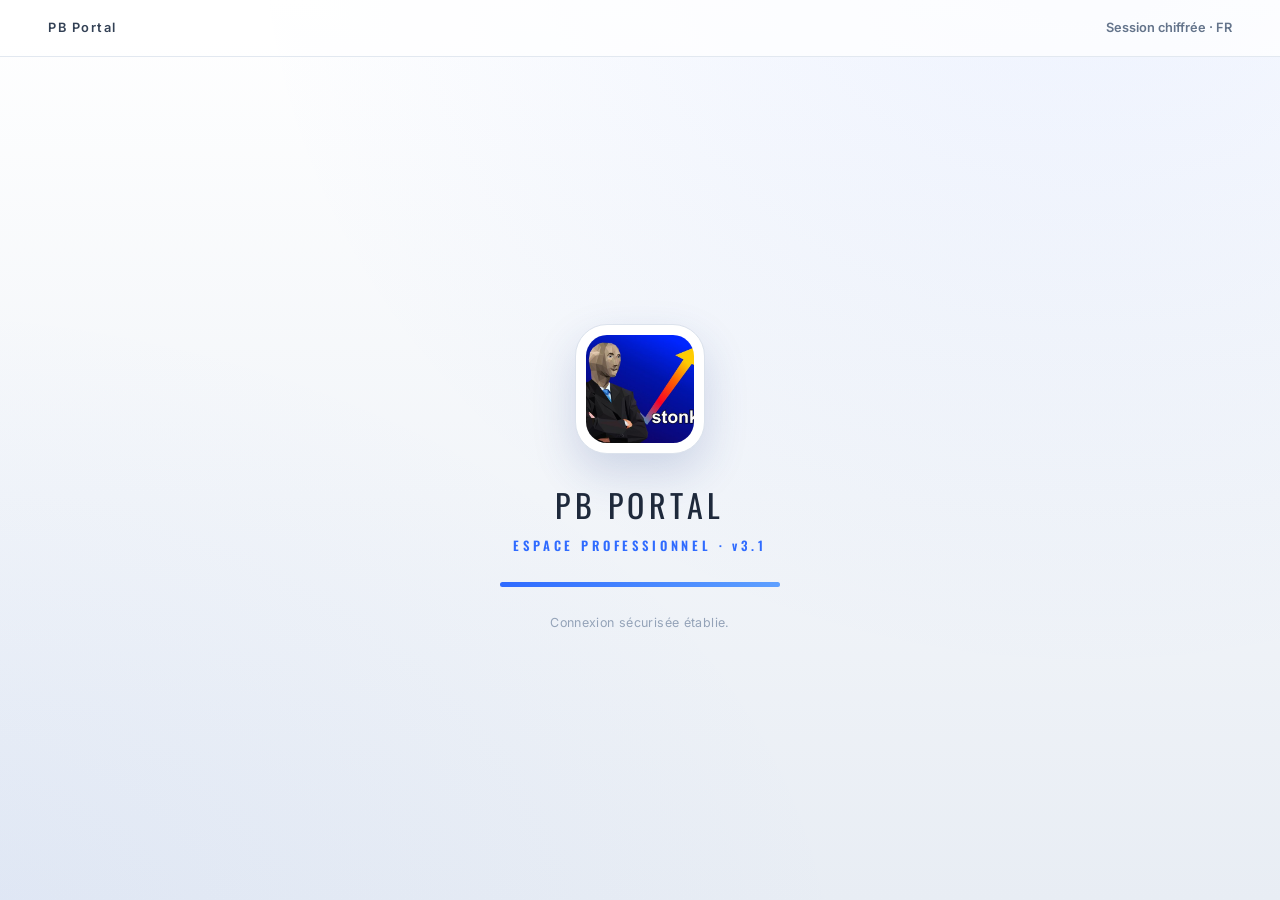
<file: index.html>
<!DOCTYPE html>
<html lang="fr">
<head>
  <meta charset="UTF-8">
  <meta name="viewport" content="width=device-width, initial-scale=1.0">
  <meta http-equiv="Cache-Control" content="no-store, must-revalidate">
  <meta http-equiv="Pragma" content="no-cache">
  <script>
    window.onerror = function (m, s, l, c) {
      try {
        var d = document.createElement('div');
        d.style.cssText = 'position:fixed;top:0;left:0;right:0;z-index:99999;background:#7f1d1d;color:#fff;font:11px Consolas,monospace;padding:8px 12px;white-space:pre-wrap;border-bottom:2px solid #ef4444';
        d.textContent = 'ERREUR JS: ' + m + '  [' + String(s || '').split('/').pop() + ':' + l + ':' + c + ']';
        (document.body || document.documentElement).appendChild(d);
      } catch (e) { }
      return false;
    };
  </script>
  <title>PBUFC — Panel de Gestion du Fight Club</title>
  <link rel="preconnect" href="https://fonts.googleapis.com">
  <link rel="preconnect" href="https://fonts.gstatic.com" crossorigin>
  <link href="https://fonts.googleapis.com/css2?family=Inter:wght@400;500;600;700&family=Oswald:wght@500;600;700&display=swap" rel="stylesheet">
  <link rel="stylesheet" href="css/app.css?v=30">
  <link rel="stylesheet" href="css/ranked.css?v=30">
  <link rel="stylesheet" href="css/lock.css?v=30">
</head>
<body>

<div id="lock"></div>

<header class="topnav" id="topnav">
  <div class="nav-left">
    <a class="brand" href="#dashboard">
      <img src="assets/logo.png" alt="" class="brand-logo" onerror="this.classList.add('hide')">
      <span class="brand-name">PBUFC</span>
    </a>
    <button class="burger" id="burger">Menu</button>
    <nav class="menu" id="nav"></nav>
  </div>
  <div class="nav-actions">
    <span class="user-chip" id="user-chip" style="display:none"></span>
    <button class="mini-btn" id="btn-switch" data-action="switch-user" style="display:none">Changer d'utilisateur</button>
    <button class="mini-btn" data-action="backups">Sauvegardes</button>
    <button class="mini-btn" data-action="export">Exporter</button>
    <button class="mini-btn" data-action="import">Importer</button>
    <button class="mini-btn danger" data-action="reset">Réinitialiser</button>
    <input type="file" id="import-file" accept=".json" hidden>
  </div>
</header>

<div class="pagebar">
  <h1 id="page-title">Tableau de bord</h1>
  <span class="pagebar-right">PBUFC — PlayBoy Underground Fight Club · RP</span>
</div>

<main class="view" id="view"></main>

<div class="modal-overlay" id="modal-overlay">
  <div class="modal" id="modal"></div>
</div>

<script src="js/store.js?v=31"></script>
<script src="js/app.js?v=31"></script>
<script src="js/lock.js?v=31"></script>
</body>
</html>
</file>
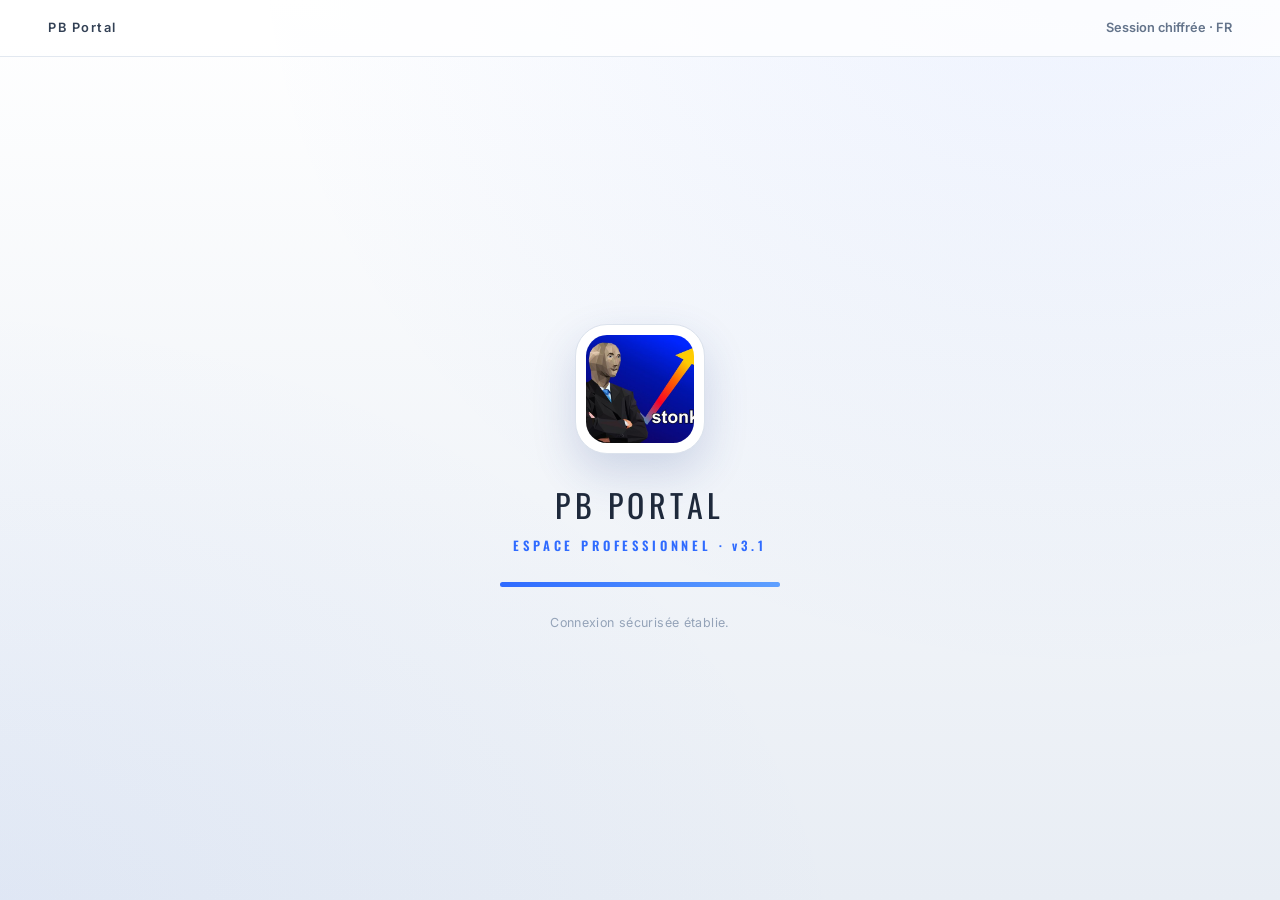
<file: start.html>
<!DOCTYPE html>
<html lang="fr">
<head>
  <meta charset="UTF-8">
  <meta name="viewport" content="width=device-width, initial-scale=1.0">
  <title>PBUFC</title>
  <style>
    body{margin:0;height:100vh;display:grid;place-items:center;background:#0b0b11;color:#8b95a7;font-family:Arial,sans-serif}
    a{color:#e5304a}
  </style>
</head>
<body>
  <div>
    <p>Chargement du panel PBUFC…</p>
    <p><a id="manual" href="index.html">Ouvrir manuellement</a></p>
  </div>
  <script>
    try { location.replace('index.html?t=' + Date.now()); }
    catch (e) { }
    document.getElementById('manual').href = 'index.html?t=' + Date.now();
  </script>
</body>
</html>
</file>
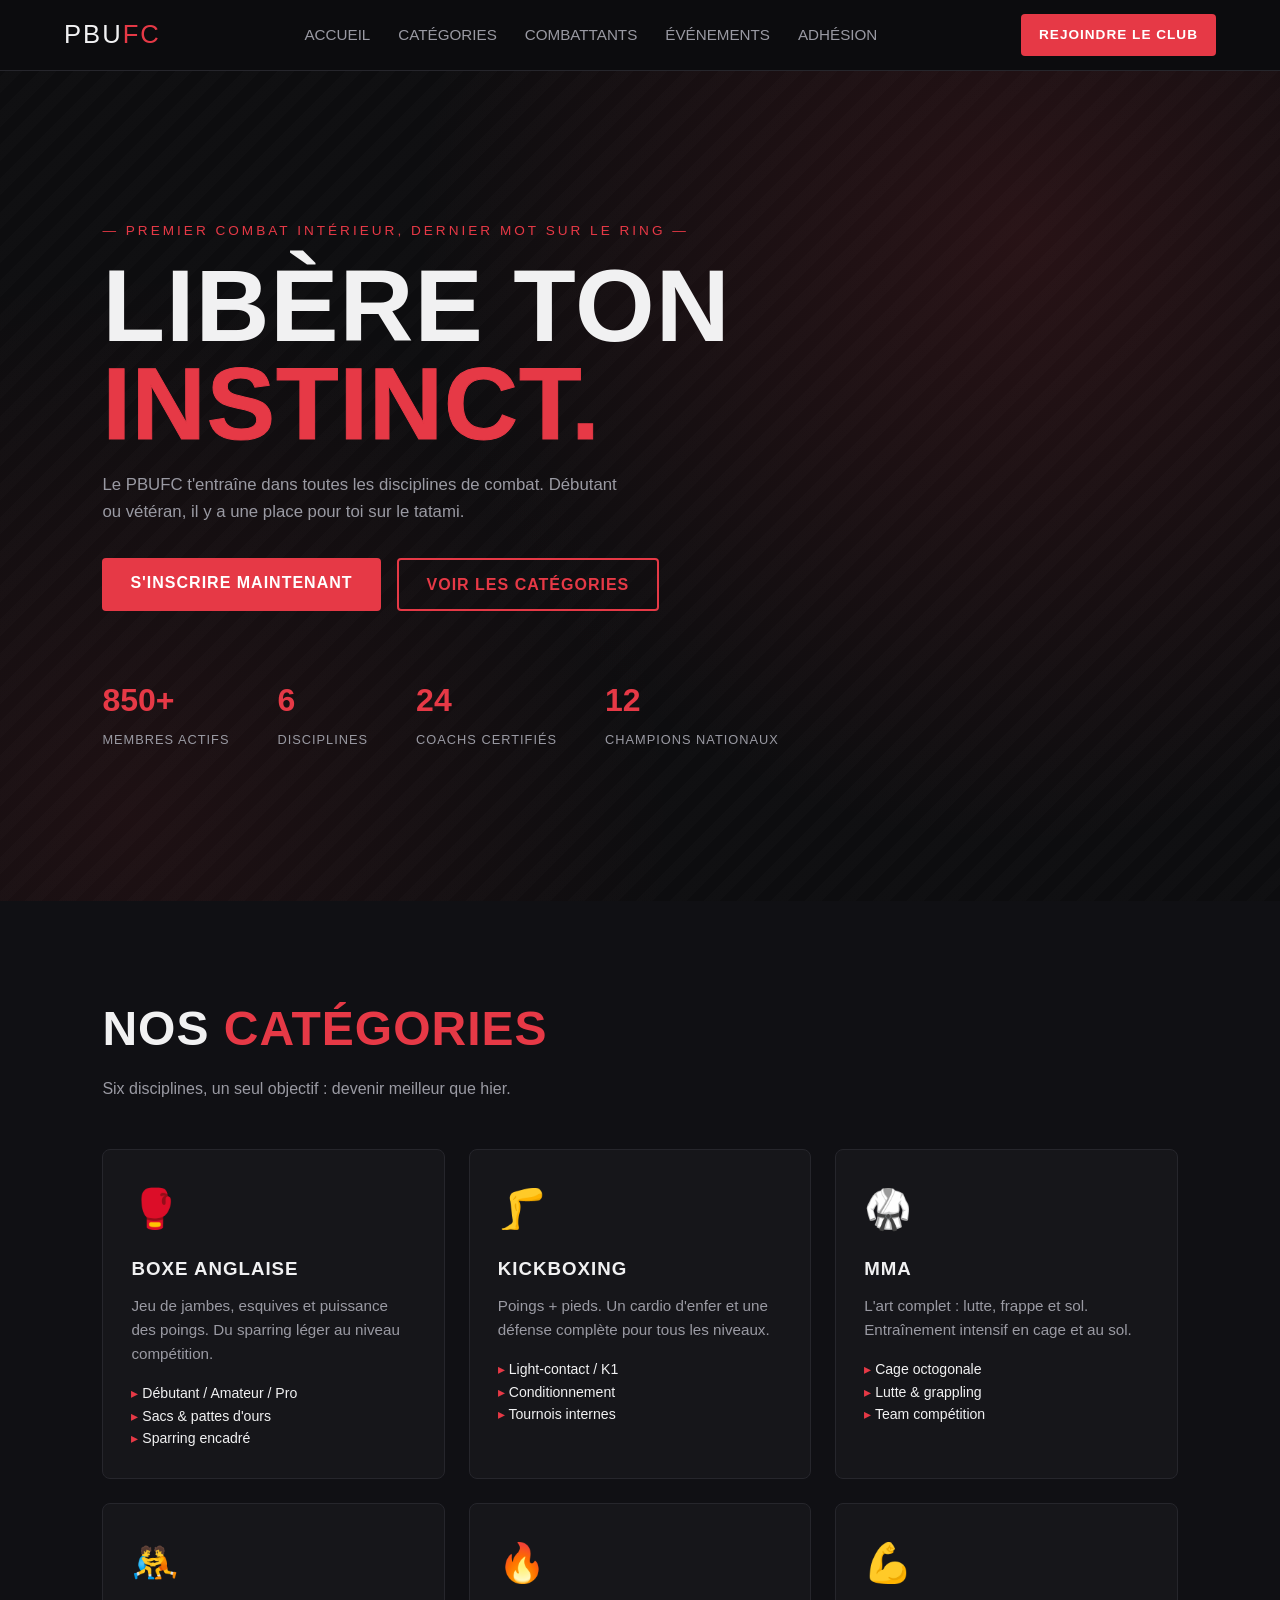
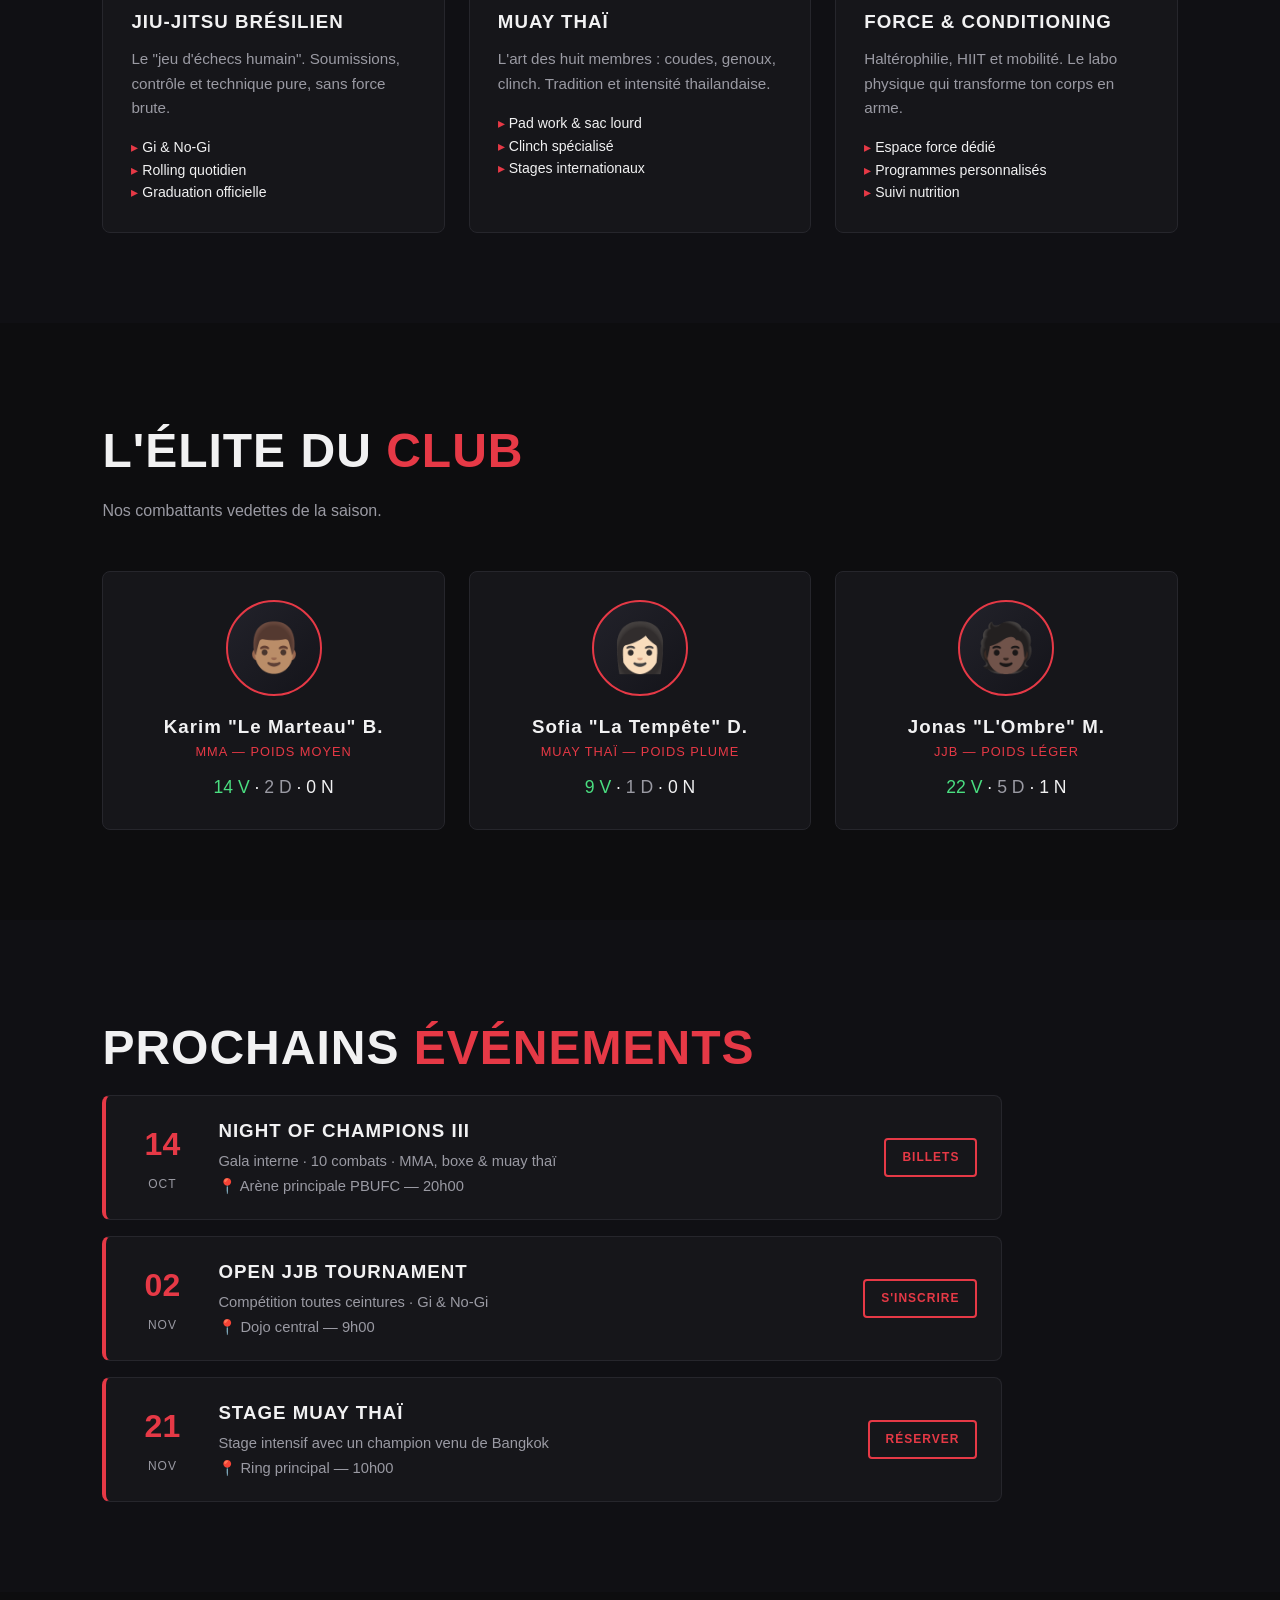
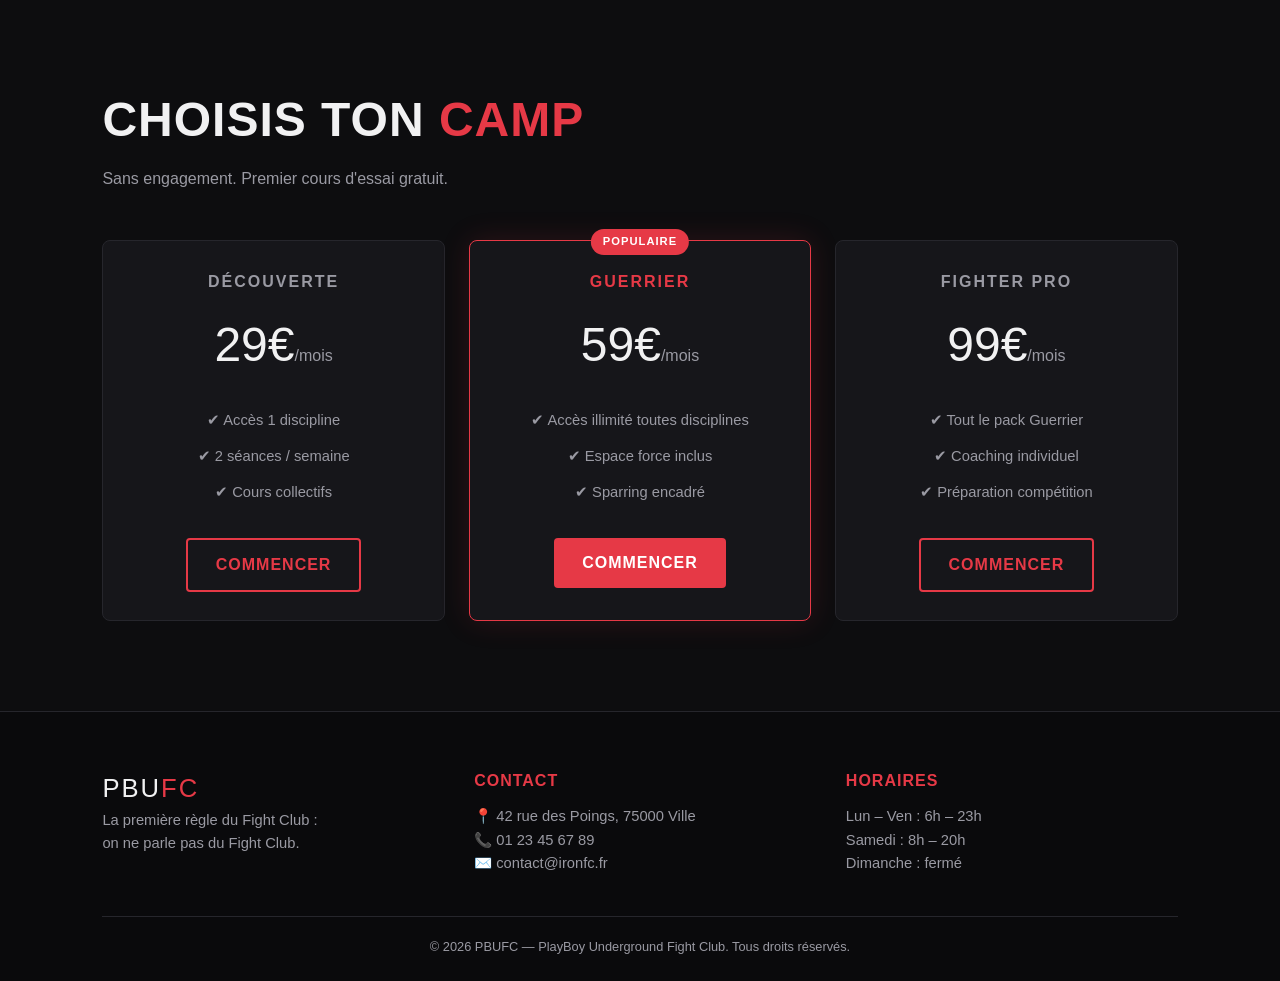
<file: vitrine.html>
<!DOCTYPE html>
<html lang="fr">
<head>
  <meta charset="UTF-8">
  <meta name="viewport" content="width=device-width, initial-scale=1.0">
  <title>PBUFC — PlayBoy Underground Fight Club</title>
  <link rel="stylesheet" href="css/vitrine.css">
</head>
<body>

  <!-- ===== NAVBAR ===== -->
  <header class="navbar">
        <div class="logo">PBU<span>FC</span></div>
    <nav>
      <a href="#accueil">Accueil</a>
      <a href="#categories">Catégories</a>
      <a href="#combattants">Combattants</a>
      <a href="#evenements">Événements</a>
      <a href="#adhesion">Adhésion</a>
    </nav>
    <a href="#adhesion" class="btn btn-nav">Rejoindre le club</a>
  </header>

  <!-- ===== HERO ===== -->
  <section id="accueil" class="hero">
    <div class="hero-content">
      <p class="hero-subtitle">— Premier combat intérieur, dernier mot sur le ring —</p>
      <h1>LIBÈRE TON<br><span>INSTINCT.</span></h1>
      <p class="hero-text">
        Le PBUFC t'entraîne dans toutes les disciplines de combat.
        Débutant ou vétéran, il y a une place pour toi sur le tatami.
      </p>
      <div class="hero-actions">
        <a href="#adhesion" class="btn btn-primary">S'inscrire maintenant</a>
        <a href="#categories" class="btn btn-outline">Voir les catégories</a>
      </div>
    </div>
    <div class="hero-stats">
      <div class="stat"><strong>850+</strong><span>Membres actifs</span></div>
      <div class="stat"><strong>6</strong><span>Disciplines</span></div>
      <div class="stat"><strong>24</strong><span>Coachs certifiés</span></div>
      <div class="stat"><strong>12</strong><span>Champions nationaux</span></div>
    </div>
  </section>

  <!-- ===== CATEGORIES ===== -->
  <section id="categories" class="section categories">
    <h2 class="section-title">NOS <span>CATÉGORIES</span></h2>
    <p class="section-subtitle">Six disciplines, un seul objectif : devenir meilleur que hier.</p>

    <div class="grid">

      <article class="card cat-card">
        <div class="cat-icon">🥊</div>
        <h3>Boxe Anglaise</h3>
        <p>Jeu de jambes, esquives et puissance des poings. Du sparring léger au niveau compétition.</p>
        <ul>
          <li>Débutant / Amateur / Pro</li>
          <li>Sacs &amp; pattes d'ours</li>
          <li>Sparring encadré</li>
        </ul>
      </article>

      <article class="card cat-card">
        <div class="cat-icon">🦵</div>
        <h3>Kickboxing</h3>
        <p>Poings + pieds. Un cardio d'enfer et une défense complète pour tous les niveaux.</p>
        <ul>
          <li>Light-contact / K1</li>
          <li>Conditionnement</li>
          <li>Tournois internes</li>
        </ul>
      </article>

      <article class="card cat-card">
        <div class="cat-icon">🥋</div>
        <h3>MMA</h3>
        <p>L'art complet : lutte, frappe et sol. Entraînement intensif en cage et au sol.</p>
        <ul>
          <li>Cage octogonale</li>
          <li>Lutte &amp; grappling</li>
          <li>Team compétition</li>
        </ul>
      </article>

      <article class="card cat-card">
        <div class="cat-icon">🤼</div>
        <h3>Jiu-Jitsu Brésilien</h3>
        <p>Le "jeu d'échecs humain". Soumissions, contrôle et technique pure, sans force brute.</p>
        <ul>
          <li>Gi &amp; No-Gi</li>
          <li>Rolling quotidien</li>
          <li>Graduation officielle</li>
        </ul>
      </article>

      <article class="card cat-card">
        <div class="cat-icon">🔥</div>
        <h3>Muay Thaï</h3>
        <p>L'art des huit membres : coudes, genoux, clinch. Tradition et intensité thailandaise.</p>
        <ul>
          <li>Pad work &amp; sac lourd</li>
          <li>Clinch spécialisé</li>
          <li>Stages internationaux</li>
        </ul>
      </article>

      <article class="card cat-card">
        <div class="cat-icon">💪</div>
        <h3>Force &amp; Conditioning</h3>
        <p>Haltérophilie, HIIT et mobilité. Le labo physique qui transforme ton corps en arme.</p>
        <ul>
          <li>Espace force dédié</li>
          <li>Programmes personnalisés</li>
          <li>Suivi nutrition</li>
        </ul>
      </article>

    </div>
  </section>

  <!-- ===== COMBATTANTS ===== -->
  <section id="combattants" class="section fighters">
    <h2 class="section-title">L'ÉLITE DU <span>CLUB</span></h2>
    <p class="section-subtitle">Nos combattants vedettes de la saison.</p>

    <div class="grid grid-3">

      <article class="card fighter-card">
        <div class="fighter-avatar">👨🏽</div>
        <h3>Karim "Le Marteau" B.</h3>
        <p class="fighter-cat">MMA — Poids moyen</p>
        <div class="fighter-record">
          <span class="win">14 V</span> · <span class="loss">2 D</span> · 0 N
        </div>
      </article>

      <article class="card fighter-card">
        <div class="fighter-avatar">👩🏻</div>
        <h3>Sofia "La Tempête" D.</h3>
        <p class="fighter-cat">Muay Thaï — Poids plume</p>
        <div class="fighter-record">
          <span class="win">9 V</span> · <span class="loss">1 D</span> · 0 N
        </div>
      </article>

      <article class="card fighter-card">
        <div class="fighter-avatar">🧑🏿</div>
        <h3>Jonas "L'Ombre" M.</h3>
        <p class="fighter-cat">JJB — Poids léger</p>
        <div class="fighter-record">
          <span class="win">22 V</span> · <span class="loss">5 D</span> · 1 N
        </div>
      </article>

    </div>
  </section>

  <!-- ===== EVENEMENTS ===== -->
  <section id="evenements" class="section events">
    <h2 class="section-title">PROCHAINS <span>ÉVÉNEMENTS</span></h2>

    <div class="event-list">

      <div class="event">
        <div class="event-date">
          <strong>14</strong>
          <span>OCT</span>
        </div>
        <div class="event-info">
          <h3>NIGHT OF CHAMPIONS III</h3>
          <p>Gala interne · 10 combats · MMA, boxe &amp; muay thaï</p>
          <p class="event-place">📍 Arène principale PBUFC — 20h00</p>
        </div>
        <a href="#" class="btn btn-outline btn-small">Billets</a>
      </div>

      <div class="event">
        <div class="event-date">
          <strong>02</strong>
          <span>NOV</span>
        </div>
        <div class="event-info">
          <h3>OPEN JJB TOURNAMENT</h3>
          <p>Compétition toutes ceintures · Gi &amp; No-Gi</p>
          <p class="event-place">📍 Dojo central — 9h00</p>
        </div>
        <a href="#" class="btn btn-outline btn-small">S'inscrire</a>
      </div>

      <div class="event">
        <div class="event-date">
          <strong>21</strong>
          <span>NOV</span>
        </div>
        <div class="event-info">
          <h3>STAGE MUAY THAÏ</h3>
          <p>Stage intensif avec un champion venu de Bangkok</p>
          <p class="event-place">📍 Ring principal — 10h00</p>
        </div>
        <a href="#" class="btn btn-outline btn-small">Réserver</a>
      </div>

    </div>
  </section>

  <!-- ===== ADHESION ===== -->
  <section id="adhesion" class="section pricing">
    <h2 class="section-title">CHOISIS TON <span>CAMP</span></h2>
    <p class="section-subtitle">Sans engagement. Premier cours d'essai gratuit.</p>

    <div class="grid grid-3">

      <article class="card plan">
        <h3>DÉCOUVERTE</h3>
        <p class="price">29€<span>/mois</span></p>
        <ul>
          <li>✔ Accès 1 discipline</li>
          <li>✔ 2 séances / semaine</li>
          <li>✔ Cours collectifs</li>
        </ul>
        <a href="#" class="btn btn-outline">Commencer</a>
      </article>

      <article class="card plan featured">
        <div class="plan-badge">POPULAIRE</div>
        <h3>GUERRIER</h3>
        <p class="price">59€<span>/mois</span></p>
        <ul>
          <li>✔ Accès illimité toutes disciplines</li>
          <li>✔ Espace force inclus</li>
          <li>✔ Sparring encadré</li>
        </ul>
        <a href="#" class="btn btn-primary">Commencer</a>
      </article>

      <article class="card plan">
        <h3>FIGHTER PRO</h3>
        <p class="price">99€<span>/mois</span></p>
        <ul>
          <li>✔ Tout le pack Guerrier</li>
          <li>✔ Coaching individuel</li>
          <li>✔ Préparation compétition</li>
        </ul>
        <a href="#" class="btn btn-outline">Commencer</a>
      </article>

    </div>
  </section>

  <!-- ===== FOOTER ===== -->
  <footer class="footer">
    <div class="footer-grid">
      <div>
    <div class="logo">PBU<span>FC</span></div>
        <p>La première règle du Fight Club :<br>on ne parle pas du Fight Club.</p>
      </div>
      <div>
        <h4>Contact</h4>
        <p>📍 42 rue des Poings, 75000 Ville</p>
        <p>📞 01 23 45 67 89</p>
        <p>✉️ contact@ironfc.fr</p>
      </div>
      <div>
        <h4>Horaires</h4>
        <p>Lun – Ven : 6h – 23h</p>
        <p>Samedi : 8h – 20h</p>
        <p>Dimanche : fermé</p>
      </div>
    </div>
      <p class="copyright">© 2026 PBUFC — PlayBoy Underground Fight Club. Tous droits réservés.</p>
  </footer>

  <script src="js/main.js"></script>
</body>
</html>
</file>
<file: css/app.css>
:root {
  --bg: #0a0a0d;
  --panel: #141419;
  --panel-2: #1b1b22;
  --border: #26262e;
  --border-soft: #1f1f26;
  --text: #f2f2f4;
  --muted: #9a9aa5;
  --accent: #e5304a;
  --accent-strong: #c81e38;
  --gold: #e8b53a;
  --font-body: 'Inter', 'Segoe UI', system-ui, Roboto, Arial, sans-serif;
  --font-display: 'Oswald', 'Arial Narrow', Impact, sans-serif;
}

* { margin: 0; padding: 0; box-sizing: border-box; }

body {
  font-family: var(--font-body);
  background:
    radial-gradient(900px 420px at 85% -10%, rgba(229,48,74,.09), transparent 60%),
    radial-gradient(600px 300px at -10% 105%, rgba(229,48,74,.05), transparent 55%),
    var(--bg);
  color: var(--text);
  font-size: 14px;
  line-height: 1.55;
  min-height: 100vh;
  -webkit-font-smoothing: antialiased;
}

::selection { background: var(--accent); color: #fff; }

::-webkit-scrollbar { width: 10px; height: 10px; }
::-webkit-scrollbar-track { background: var(--bg); }
::-webkit-scrollbar-thumb { background: #2b2b34; border-radius: 6px; }
::-webkit-scrollbar-thumb:hover { background: var(--accent-strong); }

h1, h2, h3, h4 { font-weight: 650; letter-spacing: -0.01em; }

.mono { font-family: Consolas, monospace; font-size: .92em; }
.muted { color: var(--muted); }
.small { font-size: .84rem; }
.gold { color: var(--gold); }
.rec { color: #4ade80; }
.exp { color: #ff6b7a; }
.gray { color: var(--muted); }
.center { text-align: center; }

/* ===== TOP NAVIGATION ===== */
.topnav {
  position: sticky;
  top: 0;
  z-index: 60;
  display: flex;
  align-items: center;
  gap: 16px;
  padding: 0 24px;
  height: 58px;
  background: rgba(10,10,13,.92);
  backdrop-filter: blur(12px);
  border-bottom: 1px solid var(--border);
}
.topnav::after {
  content: "";
  position: absolute;
  left: 0; right: 0; bottom: -1px;
  height: 1px;
  background: linear-gradient(90deg, transparent, rgba(229,48,74,.5), transparent);
  pointer-events: none;
}

.nav-left { display: flex; align-items: center; gap: 18px; flex: 1; min-width: 0; }

.brand { display: flex; align-items: center; gap: 10px; text-decoration: none; color: var(--text); flex-shrink: 0; }
.brand-logo { display: block; max-height: 32px; max-width: 110px; object-fit: contain; }
.brand-logo.hide { display: none; }
.brand-name {
  font-family: var(--font-display);
  font-weight: 700;
  font-size: 1.25rem;
  letter-spacing: .12em;
}
.brand-name::first-letter { color: var(--accent); }

.menu { display: flex; align-items: center; gap: 2px; }
.menu-group { position: relative; }

.menu-btn {
  display: flex;
  align-items: center;
  gap: 8px;
  background: none;
  border: none;
  color: var(--muted);
  font-family: inherit;
  font-size: .86rem;
  font-weight: 550;
  padding: 9px 13px;
  border-radius: 8px;
  cursor: pointer;
  transition: color .12s, background .12s;
}
.menu-btn:hover { color: var(--text); background: rgba(255,255,255,.05); }
.menu-group.current > .menu-btn,
.menu-btn.current { color: var(--text); box-shadow: inset 0 -2px 0 var(--accent); border-radius: 8px 8px 2px 2px; }

.chev {
  width: 6px; height: 6px;
  border-right: 1.5px solid currentColor;
  border-bottom: 1.5px solid currentColor;
  transform: rotate(45deg) translateY(-2px);
  opacity: .65;
  transition: transform .15s;
}
.menu-group.open .chev { transform: rotate(225deg) translateY(-1px); }

.dropdown {
  position: absolute;
  top: calc(100% + 8px);
  left: 0;
  min-width: 215px;
  background: #101015;
  border: 1px solid var(--border);
  border-radius: 12px;
  padding: 6px;
  display: none;
  box-shadow: 0 20px 50px rgba(0,0,0,.5);
}
.menu-group.open .dropdown { display: block; animation: fade .15s ease; }

.nav-item {
  display: block;
  width: 100%;
  text-align: left;
  background: none;
  border: none;
  border-left: 2px solid transparent;
  color: #bcbcc6;
  font-family: inherit;
  font-size: .86rem;
  padding: 8px 12px;
  border-radius: 7px;
  cursor: pointer;
  transition: background .12s, color .12s;
}
.nav-item:hover { background: rgba(255,255,255,.05); color: var(--text); }
.nav-item.active {
  color: var(--text);
  background: rgba(229,48,74,.10);
  border-left-color: var(--accent);
  font-weight: 600;
}

.nav-actions { display: flex; align-items: center; gap: 4px; flex-shrink: 0; }
.mini-btn {
  background: none;
  border: none;
  color: var(--muted);
  font-family: inherit;
  font-size: .75rem;
  padding: 7px 10px;
  border-radius: 7px;
  cursor: pointer;
  transition: background .12s, color .12s;
}
.mini-btn:hover { background: rgba(255,255,255,.05); color: var(--text); }
.mini-btn.danger:hover { color: #ff6b7a; }

.burger {
  display: none;
  background: none;
  border: 1px solid var(--border);
  color: var(--text);
  border-radius: 7px;
  padding: 5px 12px;
  cursor: pointer;
  font-size: .82rem;
  font-family: inherit;
  font-weight: 600;
}

/* ===== PAGE BAR ===== */
.pagebar {
  max-width: 1220px;
  margin: 0 auto;
  padding: 24px 28px 0;
  display: flex;
  align-items: baseline;
  justify-content: space-between;
}
.pagebar h1 {
  font-family: var(--font-display);
  font-size: 1.35rem;
  font-weight: 600;
  text-transform: uppercase;
  letter-spacing: .04em;
}
.pagebar-right { font-size: .62rem; text-transform: uppercase; letter-spacing: .16em; color: var(--muted); }

.view { max-width: 1220px; margin: 0 auto; padding: 16px 28px 70px; }

.fade-in { animation: fade .22s ease; }
@keyframes fade { from { opacity: 0; transform: translateY(4px); } to { opacity: 1; transform: none; } }

/* ===== HERO BANNER ===== */
.hero {
  position: relative;
  border: 1px solid var(--border);
  border-radius: 14px;
  padding: 36px 32px 32px;
  margin-bottom: 18px;
  overflow: hidden;
  background:
    radial-gradient(620px 240px at 88% -30%, rgba(229,48,74,.32), transparent 62%),
    radial-gradient(420px 200px at -6% 115%, rgba(229,48,74,.14), transparent 55%),
    linear-gradient(160deg, #17171d, #101015);
}
.hero::before {
  content: "";
  position: absolute;
  inset: 0;
  background-image:
    repeating-linear-gradient(-45deg, rgba(255,255,255,.022) 0 2px, transparent 2px 16px),
    repeating-linear-gradient(90deg, transparent 0 118px, rgba(255,255,255,.02) 118px 119px);
  pointer-events: none;
}
.hero::after {
  content: "";
  position: absolute;
  left: 0; top: 0; bottom: 0;
  width: 3px;
  background: linear-gradient(var(--accent), transparent);
}
.hero > * { position: relative; }
.hero-kicker {
  font-size: .62rem;
  font-weight: 700;
  letter-spacing: .26em;
  text-transform: uppercase;
  color: #ff93a3;
}
.hero-title {
  font-family: var(--font-display);
  font-size: clamp(2rem, 4.4vw, 3.1rem);
  font-weight: 700;
  text-transform: uppercase;
  line-height: 1.04;
  letter-spacing: .03em;
  margin: 8px 0 6px;
}
.hero-title em { color: var(--accent); font-style: normal; }
.hero-sub { color: var(--muted); max-width: 640px; font-size: .92rem; }
.hero-sub b { color: var(--text); }

/* ===== SECTION HEAD ===== */
.section-head {
  display: flex;
  align-items: flex-end;
  justify-content: space-between;
  gap: 16px;
  margin-bottom: 18px;
}
.section-head h2 {
  font-family: var(--font-display);
  font-size: 1.28rem;
  font-weight: 600;
  text-transform: uppercase;
  letter-spacing: .04em;
}
.section-head h2::before {
  content: "";
  display: inline-block;
  width: 22px;
  height: 4px;
  border-radius: 2px;
  background: var(--accent);
  margin-right: 12px;
  vertical-align: middle;
}
.section-head p { max-width: 640px; margin-top: 2px; }

.search-input {
  width: 100%;
  max-width: 340px;
  margin-bottom: 14px;
  background: var(--panel);
  border: 1px solid var(--border);
  border-radius: 8px;
  color: var(--text);
  padding: 8px 13px;
  font-family: inherit;
  font-size: .88rem;
  outline: none;
}
.search-input:focus { border-color: #3d3d48; }

/* ===== PANELS / STATS ===== */
.panel {
  background: var(--panel);
  border: 1px solid var(--border);
  border-radius: 12px;
  padding: 18px 20px;
  margin-bottom: 16px;
}
.panel h3 {
  font-size: .66rem;
  font-weight: 700;
  text-transform: uppercase;
  letter-spacing: .13em;
  color: var(--muted);
  margin-bottom: 12px;
}

.stat-row {
  display: grid;
  grid-template-columns: repeat(auto-fit, minmax(150px, 1fr));
  gap: 10px;
  margin-bottom: 18px;
}
.stat-card {
  background: var(--panel);
  border: 1px solid var(--border);
  border-radius: 12px;
  padding: 13px 16px;
  display: flex;
  flex-direction: column;
  gap: 1px;
}
.stat-card small { color: var(--muted); text-transform: uppercase; font-size: .58rem; font-weight: 700; letter-spacing: .11em; }
.stat-card b {
  font-family: var(--font-display);
  font-size: 1.42rem;
  font-weight: 600;
  letter-spacing: .02em;
}
.stat-card.green b { color: #4ade80; }
.stat-card.red b { color: #ff6b7a; }
.stat-card.purple { border-color: rgba(167,139,250,.35); background: linear-gradient(135deg, rgba(167,139,250,.07), transparent 60%); }
.stat-card.purple b { color: #c4b5fd; }
.stat-card.orange b { color: #fb923c; }
.stat-card.gold-b { border-color: rgba(232,181,58,.35); background: linear-gradient(135deg, rgba(232,181,58,.07), transparent 60%); }
.stat-card.gold-b b { color: var(--gold); }

.dash-grid { display: grid; grid-template-columns: repeat(auto-fit, minmax(310px, 1fr)); gap: 14px; }

.list-item {
  display: flex;
  align-items: center;
  gap: 12px;
  padding: 9px 2px;
  border-bottom: 1px solid var(--border-soft);
}
.list-item:last-of-type { border-bottom: none; }
.rank {
  display: inline-flex;
  justify-content: center;
  min-width: 24px;
  font-family: var(--font-display);
  font-size: 1.02rem;
  font-weight: 600;
  font-variant-numeric: tabular-nums;
  color: var(--text);
}
.r-1, .r-2, .r-3 { color: var(--accent); }
.pts { white-space: nowrap; font-weight: 650; font-variant-numeric: tabular-nums; }
.log-text { font-size: .86rem; }

/* ===== TABLES ===== */
.table-wrap { overflow-x: auto; }
.panel.table-wrap { padding: 4px 0; }
table { width: 100%; border-collapse: collapse; min-width: 720px; }
th {
  text-align: left;
  font-size: .6rem;
  font-weight: 700;
  text-transform: uppercase;
  letter-spacing: .11em;
  color: var(--muted);
  padding: 12px 16px;
  background: #101015;
  border-bottom: 1px solid var(--border);
  white-space: nowrap;
}
td { padding: 11px 16px; border-bottom: 1px solid var(--border-soft); vertical-align: middle; }
tbody tr:last-child td { border-bottom: none; }
tbody tr:hover { background: rgba(229,48,74,.045); }
.champ-row { background: rgba(232,181,58,.05); }
.champ-row td:first-child { box-shadow: inset 2px 0 0 var(--gold); }
.actions-cell { white-space: nowrap; text-align: right; }
.th-actions { text-align: right; }
.cell-flex { display: flex; align-items: center; gap: 10px; }

.avatar { border-radius: 50%; object-fit: cover; flex-shrink: 0; border: 1px solid var(--border); box-shadow: 0 0 0 2px rgba(229,48,74,.14); }
.avatar-txt {
  display: inline-flex;
  align-items: center;
  justify-content: center;
  background: linear-gradient(135deg, #22222b, #14141a);
  color: var(--accent);
  font-family: var(--font-display);
  font-weight: 600;
}

.mini-tag {
  font-size: .56rem;
  font-weight: 700;
  text-transform: uppercase;
  letter-spacing: .09em;
  color: var(--gold);
  background: rgba(232,181,58,.09);
  border: 1px solid rgba(232,181,58,.3);
  padding: 2px 8px;
  border-radius: 999px;
  margin-left: 8px;
  white-space: nowrap;
}

.row-btn {
  background: none;
  border: none;
  color: var(--muted);
  font-size: .78rem;
  font-weight: 550;
  font-family: inherit;
  cursor: pointer;
  padding: 3px 8px;
  border-radius: 6px;
  transition: color .12s, background .12s;
}
.row-btn:hover { color: var(--text); background: rgba(255,255,255,.05); }
.row-btn.danger:hover { color: #ff6b7a; }
.row-btn.ok:hover { color: #4ade80; }

/* ===== BADGES ===== */
.badge {
  display: inline-flex;
  align-items: center;
  gap: 6px;
  font-size: .72rem;
  font-weight: 550;
  color: var(--muted);
  white-space: nowrap;
}
.badge::before { content: ""; width: 6px; height: 6px; border-radius: 50%; background: currentColor; }
.b-green { color: #4ade80; }
.b-red { color: #ff6b7a; }
.b-orange { color: #fb923c; }
.b-blue { color: #60a5fa; }
.b-purple { color: #c084fc; }
.b-gold { color: var(--gold); }
.b-silver { color: #cbd5e1; }
.b-gray { color: var(--muted); }

/* ===== BOUTONS ===== */
.btn {
  display: inline-block;
  padding: 8px 18px;
  font-weight: 600;
  font-size: .82rem;
  font-family: inherit;
  border-radius: 8px;
  border: 1px solid transparent;
  cursor: pointer;
  transition: all .12s;
}
.btn-primary { background: var(--accent); color: #fff; }
.btn-primary:hover { background: var(--accent-strong); transform: translateY(-1px); }
.btn-danger { background: linear-gradient(135deg, #e5304a, #b91c3c); color: #fff; }
.btn-danger:hover { filter: brightness(1.12); transform: translateY(-1px); }
.btn-outline { background: transparent; border-color: var(--border); color: var(--text); }
.btn-outline:hover { border-color: #3d3d48; }
.btn-ghost { background: var(--panel-2); color: var(--muted); }
.btn-ghost:hover { color: var(--text); }
.btn-sm { padding: 5px 11px; font-size: .72rem; border-radius: 7px; }
.full-w { display: block; width: 100%; text-align: center; margin-top: 10px; }

/* ===== FORMULAIRES ===== */
.field { display: flex; flex-direction: column; gap: 5px; }
.field span { font-size: .64rem; font-weight: 650; text-transform: uppercase; letter-spacing: .09em; color: var(--muted); }
.field input, .field select, .field textarea {
  background: #0e0e12;
  border: 1px solid var(--border);
  border-radius: 8px;
  color: var(--text);
  padding: 9px 12px;
  font-family: inherit;
  font-size: .9rem;
  outline: none;
  width: 100%;
}
.field input:focus, .field select:focus, .field textarea:focus { border-color: #45454f; }
.field textarea { min-height: 80px; resize: vertical; }
.form-grid { display: grid; grid-template-columns: repeat(auto-fit, minmax(215px, 1fr)); gap: 13px; }
input[type="date"]::-webkit-calendar-picker-indicator { filter: invert(.65); }

/* ===== MODALE ===== */
.modal-overlay {
  position: fixed;
  inset: 0;
  background: rgba(0,0,0,.66);
  z-index: 90;
  display: none;
  align-items: flex-start;
  justify-content: center;
  overflow-y: auto;
  padding: 48px 16px;
}
.modal-overlay.show { display: flex; }
.modal {
  background: var(--panel);
  border: 1px solid var(--border);
  border-top: 2px solid var(--accent);
  border-radius: 14px;
  padding: 26px;
  width: 100%;
  max-width: 760px;
  box-shadow: 0 30px 80px rgba(0,0,0,.55);
  animation: fade .18s ease;
}
.modal h3 {
  font-family: var(--font-display);
  font-size: 1.12rem;
  font-weight: 600;
  text-transform: uppercase;
  letter-spacing: .04em;
  margin-bottom: 16px;
}
.modal h4 {
  margin: 20px 0 8px;
  font-size: .66rem;
  font-weight: 700;
  text-transform: uppercase;
  letter-spacing: .11em;
  color: var(--gold);
}
.modal-actions { display: flex; justify-content: flex-end; gap: 8px; margin-top: 22px; }
.confirm-msg { color: var(--muted); line-height: 1.65; margin: 12px 0 4px; white-space: pre-line; }

/* ===== Comptabilité ===== */
.ac-toolbar { display: flex; align-items: center; gap: 10px; margin-bottom: 14px; flex-wrap: wrap; }
.ac-month { display: inline-flex; align-items: center; gap: 8px; color: var(--muted); font-size: .85rem; }
.ac-month input { background: var(--panel-2); border: 1px solid var(--border); color: var(--text); border-radius: 8px; padding: 8px 12px; color-scheme: dark; }
.ac-grid { display: grid; grid-template-columns: 1fr 1fr; gap: 14px; margin-top: 16px; }
.ac-panel h4 { margin: 0 0 14px; font-size: .95rem; letter-spacing: .02em; }
.ac-line { display: grid; grid-template-columns: 150px 1fr auto; align-items: center; gap: 10px; margin-bottom: 9px; font-size: .85rem; }
.ac-line span { color: var(--muted); overflow: hidden; text-overflow: ellipsis; white-space: nowrap; }
.ac-bar { height: 9px; background: rgba(255,255,255,.07); border-radius: 99px; overflow: hidden; }
.ac-bar i { display: block; height: 100%; border-radius: 99px; transition: width .5s cubic-bezier(.25,.8,.3,1); }
@media (max-width: 760px) { .ac-grid { grid-template-columns: 1fr; } .ac-line { grid-template-columns: 110px 1fr auto; } }

/* ===== Sauvegardes automatiques ===== */
.bk-list { display: flex; flex-direction: column; gap: 8px; max-height: 55vh; overflow-y: auto; margin-top: 14px; }
.bk-row { display: flex; justify-content: space-between; align-items: center; gap: 12px; padding: 10px 12px; border: 1px solid var(--border); border-radius: 10px; background: var(--panel-2); }
.bk-info { display: flex; flex-direction: column; gap: 2px; min-width: 0; }
.bk-info small { overflow: hidden; text-overflow: ellipsis; white-space: nowrap; }
.bk-actions { display: flex; gap: 4px; flex-shrink: 0; }

/* ===== Indicateur de sauvegarde ===== */
#save-toast{position:fixed;right:22px;bottom:22px;z-index:9500;display:flex;align-items:center;gap:9px;padding:11px 16px;border-radius:12px;background:#10151d;border:1px solid rgba(34,197,94,.45);color:#c6f6d5;font-size:.85rem;font-weight:600;box-shadow:0 14px 34px rgba(0,0,0,.45);opacity:0;transform:translateY(14px);pointer-events:none;transition:opacity .25s ease,transform .25s cubic-bezier(.2,.8,.3,1)}
#save-toast.show{opacity:1;transform:none}
#save-toast .ic{display:flex;flex-shrink:0}
#save-toast[data-mode="ok"]{border-color:rgba(34,197,94,.45);color:#c6f6d5}
#save-toast[data-mode="ok"] .ic{color:#22c55e}
#save-toast[data-mode="err"]{border-color:rgba(229,48,74,.55);color:#fecdd3}
#save-toast[data-mode="err"] .ic{color:#e5304a}
#save-toast[data-mode="cloud"]{border-color:rgba(96,165,250,.5);color:#dbeafe}
#save-toast[data-mode="cloud"] .ic{color:#60a5fa}
#save-toast[data-mode="refresh"]{border-color:rgba(52,211,153,.55);color:#d1fae5}
#save-toast[data-mode="refresh"] .ic{color:#34d399}
#save-toast[data-mode="denied"]{border-color:rgba(249,115,22,.55);color:#ffedd5}
#save-toast[data-mode="denied"] .ic{color:#f97316}

/* ===== Comptes employés ===== */
.user-chip{display:inline-flex;align-items:center;gap:6px;font-size:.78rem;color:#c9c9d2;background:var(--panel-2);border:1px solid var(--border);border-radius:99px;padding:6px 12px;font-weight:600;white-space:nowrap}
#auth-overlay{position:fixed;top:0;left:0;right:0;bottom:0;z-index:9700;display:none;-ms-grid-columns:1fr;place-items:center;background:radial-gradient(circle at 50% 30%,#12141a 0%,#000000 75%)}
.auth-kicker{text-align:center;font-size:.72rem;font-weight:700;letter-spacing:.35em;color:#8b95a7;text-transform:uppercase;margin-bottom:10px}
.auth-card{width:min(440px,92vw);background:#10151d;border:1px solid #2c3542;border-radius:20px;padding:34px 32px 26px;text-align:center;box-shadow:0 30px 90px rgba(0,0,0,.8)}
.auth-card h3{margin:14px 0 6px;color:#ececf2;font-size:1.3rem}
.auth-logo{width:72px;height:72px;border-radius:18px;object-fit:cover;border:1px solid #2a2f3a}
.auth-list{display:flex;flex-direction:column;gap:8px;margin-top:18px}
.auth-user{display:flex;justify-content:space-between;align-items:center;gap:10px;width:100%;padding:14px 16px;border-radius:12px;border:1px solid #232b38;background:#151a23;color:#ececf2;cursor:pointer;font-size:.98rem;text-align:left}
.auth-user:hover{border-color:#e5304a}
.auth-user small{color:#8b95a7}
.auth-skip{background:none;border:none;color:#8b95a7;font-size:.85rem;margin-top:12px;cursor:pointer;text-decoration:underline}
.auth-skip:hover{color:#c9c9d2}
.auth-pin p{color:#c9c9d2;margin:16px 0 12px}
#auth-input{width:140px;text-align:center;font-size:1.6rem;letter-spacing:.5em;padding:10px 0 10px .5em;border-radius:12px;border:1px solid #2a3342;background:#0c1017;color:#ececf2}
.auth-actions{display:flex;gap:10px;justify-content:center;margin-top:16px}
.auth-err{color:#ff6b7a;font-size:.85rem;margin:8px 0 0}
.auth-sub{color:#8b95a7;font-size:.8rem;letter-spacing:.14em;text-transform:uppercase;margin:0 0 16px}
.auth-card input[type="text"],.auth-card select,.auth-card input[type="password"]{width:100%;box-sizing:border-box;padding:13px;border-radius:10px;border:1px solid #2a3342;background:#0c1017;color:#ececf2;margin-bottom:10px;font-size:.95rem;text-align:center}
.auth-card select{text-align:left;appearance:auto}
.auth-new{display:block;width:100%;padding:13px 16px;border-radius:12px;border:1px dashed #3a4356;background:none;color:#8b95a7;cursor:pointer;font-size:.9rem}
.auth-new:hover{color:#ececf2;border-color:#e5304a}
#save-toast[data-mode="offline"]{border-color:rgba(245,158,11,.55);color:#fef3c7}
#save-toast[data-mode="offline"] .ic{color:#f59e0b}
#save-toast small{color:#7a8699;font-weight:400}

/* ===== Badge de version ===== */
#app-version{position:fixed;left:14px;bottom:12px;z-index:9400;font-size:.68rem;color:#8b95a7;background:rgba(16,21,29,.78);border:1px solid #232b38;border-radius:8px;padding:5px 10px;letter-spacing:.1em;font-weight:600;pointer-events:none}
.fiche-head { display: flex; gap: 14px; align-items: center; margin-bottom: 18px; }

.card-list { display: flex; flex-direction: column; gap: 8px; }
.fight-line {
  display: flex;
  align-items: center;
  gap: 14px;
  background: var(--panel-2);
  border-radius: 10px;
  padding: 11px 16px;
  text-align: center;
}
.imp-tag {
  font-size: .56rem;
  font-weight: 700;
  text-transform: uppercase;
  letter-spacing: .09em;
  background: var(--panel);
  border: 1px solid var(--border);
  padding: 3px 10px;
  border-radius: 999px;
  min-width: 92px;
  color: var(--muted);
}
.imp-tag.gold-b { border-color: rgba(232,181,58,.45); color: var(--gold); }
.imp-tag.silver-b { border-color: #4a5261; color: #cbd5e1; }

/* ===== CARTES HOF ===== */
.cards-grid { display: grid; grid-template-columns: repeat(auto-fill, minmax(300px, 1fr)); gap: 12px; margin-bottom: 16px; }
.hof-card {
  background: var(--panel);
  border: 1px solid var(--border);
  border-top: 2px solid var(--accent);
  border-radius: 12px;
  padding: 18px;
}
.hof-top { display: flex; align-items: center; gap: 12px; margin-bottom: 10px; }
.hof-record { font-weight: 700; letter-spacing: .01em; margin-bottom: 6px; }
.manage-details { margin-top: 6px; }
.manage-details summary { cursor: pointer; color: var(--muted); font-size: .8rem; margin-bottom: 8px; }

.rules-panel { display: flex; flex-wrap: wrap; gap: 6px 24px; align-items: center; font-size: .86rem; }
.rules-panel span::before { content: "·"; color: var(--accent); margin-right: 8px; font-weight: 700; }
.rules-panel > b { font-size: .66rem; text-transform: uppercase; letter-spacing: .11em; color: var(--muted); }

.timeline { display: flex; flex-direction: column; }
.timeline-item { display: flex; gap: 14px; padding: 9px 0; border-bottom: 1px solid var(--border-soft); }
.timeline-item:last-child { border-bottom: none; }
.dot { width: 6px; height: 6px; border-radius: 50%; background: var(--accent); opacity: .7; margin-top: 8px; flex-shrink: 0; }
.timeline-item p { font-size: .88rem; }

/* ===== RESPONSIVE ===== */
@media (max-width: 980px) {
  .burger { display: inline-flex; }
  .menu {
    position: absolute;
    top: 58px;
    left: 0;
    right: 0;
    display: none;
    flex-direction: column;
    align-items: stretch;
    background: #0c0c10;
    border-bottom: 1px solid var(--border);
    padding: 10px 14px 16px;
    box-shadow: 0 24px 40px rgba(0,0,0,.45);
  }
  .topnav.open .menu { display: flex; }
  .menu-btn { width: 100%; justify-content: space-between; padding: 11px 12px; font-size: .92rem; border-radius: 8px; }
  .dropdown { position: static; display: none; box-shadow: none; border: none; background: transparent; padding: 0 0 6px 12px; }
  .menu-group.open .dropdown { display: block; }
  .nav-actions .mini-btn { padding: 7px 6px; }
  .pagebar, .view { padding-left: 16px; padding-right: 16px; }
  .hero { padding: 26px 20px 22px; }
  .view { padding-bottom: 60px; }
}
</file>
<file: css/ranked.css>
.chip-row{display:flex;flex-wrap:wrap;gap:8px;margin-bottom:16px}
.chip{background:var(--panel);border:1px solid var(--border);color:var(--muted);font-family:inherit;font-size:.78rem;font-weight:600;padding:7px 14px;border-radius:999px;cursor:pointer;transition:.12s}
.chip:hover{color:var(--text);border-color:#3d3d48}
.chip.on{background:rgba(229,48,74,.14);border-color:var(--accent);color:#ff93a3}

.podium{display:grid;grid-template-columns:repeat(auto-fit,minmax(220px,1fr));gap:12px;margin-bottom:16px}
.pod-card{display:flex;align-items:center;gap:12px;background:var(--panel);border:1px solid var(--border);border-radius:12px;padding:14px 16px;position:relative;overflow:hidden}
.pod-card::before{content:"";position:absolute;left:0;top:0;bottom:0;width:3px;background:#3a3a44}
.pod-card.p1{border-color:rgba(229,48,74,.45);background:linear-gradient(135deg,rgba(229,48,74,.10),transparent 55%)}
.pod-card.p1::before{background:linear-gradient(var(--accent),transparent)}
.pod-place{font-family:var(--font-display);font-size:2rem;font-weight:700;color:#3d3d48;line-height:1;min-width:26px;text-align:center}
.p1 .pod-place{color:var(--accent)}
.pod-card>div{flex:1;min-width:0;display:flex;flex-direction:column;line-height:1.25}
.pod-card>div small{white-space:nowrap;overflow:hidden;text-overflow:ellipsis}
.pod-pts{font-family:var(--font-display);font-size:1.25rem;color:var(--gold)}
.pod-pts small{font-family:var(--font-body);font-size:.62rem;color:var(--muted);margin-left:3px;text-transform:uppercase;letter-spacing:.08em}

.dot-f{width:8px;height:8px;border-radius:50%;display:inline-block;margin-right:4px;vertical-align:middle}
.dot-f.w{background:#4ade80}.dot-f.l{background:#ff6b7a}.dot-f.n{background:#56565e}

.bar{height:4px;background:#222229;border-radius:99px;margin-top:5px;overflow:hidden;max-width:110px}
.bar i{display:block;height:100%;background:linear-gradient(90deg,var(--accent),#ff7a45);border-radius:99px}

.mini-tag.contender{color:#60a5fa;background:rgba(96,165,250,.09);border-color:rgba(96,165,250,.35)}

.stepper{display:flex;align-items:center;justify-content:space-between;gap:10px;background:#0e0e12;border:1px solid var(--border);border-radius:9px;padding:9px 12px}
.stepper>span{font-size:.72rem;font-weight:650;text-transform:uppercase;letter-spacing:.07em;color:var(--muted)}
.step-ctl{display:flex;align-items:center;gap:6px}
.step-btn{width:28px;height:28px;border-radius:7px;border:1px solid var(--border);background:var(--panel-2);color:var(--text);font-size:1rem;font-weight:700;cursor:pointer;line-height:1;transition:.12s}
.step-btn:hover{border-color:var(--accent);color:var(--accent)}
.step-ctl input{width:56px;text-align:center;background:transparent;border:none;color:var(--text);font-family:inherit;font-size:.95rem;font-weight:600;-moz-appearance:textfield}
.step-ctl input::-webkit-outer-spin-button,.step-ctl input::-webkit-inner-spin-button{-webkit-appearance:none;margin:0}

.season-box{border-top:1px solid var(--border-soft);padding:12px 2px}
.season-box:first-of-type{border-top:none}
.season-list{margin:8px 0 0 20px;color:var(--text)}
.season-list li{padding:3px 0;font-size:.88rem}
.manage-details.panel summary{font-weight:600}

.team-dot{display:inline-block;width:10px;height:10px;border-radius:3px;margin-right:7px;vertical-align:middle;box-shadow:0 0 0 1px rgba(255,255,255,.12)}

.avstack{display:inline-flex;align-items:center}
.avstack .avatar{margin-right:-8px;border:2px solid #14141a;position:relative}
.avstack .avatar:last-child{margin-right:0}
.av-more{display:inline-flex;align-items:center;justify-content:center;background:#22222a;border:2px solid #14141a;border-radius:50%;font-size:.62rem;font-weight:700;color:var(--muted);margin-left:-8px}

.members-grid{display:grid;grid-template-columns:repeat(auto-fill,minmax(170px,1fr));gap:6px;max-height:230px;overflow:auto;padding:4px;background:#0e0e12;border:1px solid var(--border);border-radius:9px}
.member-pick{display:flex;align-items:center;gap:8px;padding:6px 8px;border-radius:7px;cursor:pointer;font-size:.85rem;color:var(--muted);transition:.1s}
.member-pick:hover{background:rgba(255,255,255,.04);color:var(--text)}
.member-pick.on{background:rgba(229,48,74,.13);color:#ff93a3}
.member-pick input{accent-color:var(--accent)}
.field-wide{grid-column:1/-1}

.team-cards{display:grid;grid-template-columns:repeat(auto-fill,minmax(280px,1fr));gap:14px;margin-bottom:8px}
.team-card{--tc:#e5304a;background:var(--panel);border:1px solid var(--border);border-top:3px solid var(--tc);border-radius:12px;padding:16px;position:relative}
.tc-head{display:flex;align-items:center;gap:8px;margin-bottom:10px}
.tc-tag{font-family:var(--font-display);font-weight:700;font-size:.78rem;letter-spacing:.06em;color:#fff;background:var(--tc);padding:3px 9px;border-radius:6px;line-height:1.2}
.tc-tag.big{font-size:1rem;padding:6px 12px}
.tc-head .badge{margin-left:auto}
.tc-pts{margin-left:auto;font-family:var(--font-display);color:var(--gold);font-size:1.15rem}
.tc-pts small{font-family:var(--font-body);font-size:.6rem;color:var(--muted);text-transform:uppercase;letter-spacing:.08em;margin-left:2px}
.team-card h4{margin:0 0 4px;font-size:1.15rem}
.tc-foot{display:flex;align-items:center;justify-content:space-between;margin-top:12px;padding-top:10px;border-top:1px solid var(--border-soft);font-size:.9rem}
.tc-actions{display:flex;gap:4px}

.team-banner{display:flex;align-items:center;gap:14px;border-left:4px solid var(--tc);background:linear-gradient(90deg,color-mix(in srgb,var(--tc) 14%,transparent),transparent 70%);padding:12px 14px;border-radius:10px;margin-bottom:12px}
.pod-card[style*="--pc"]::before{background:linear-gradient(var(--pc),transparent)}
</file>
<file: css/lock.css>
#lock{position:fixed;inset:0;z-index:10000;background:linear-gradient(180deg,#ffffff 0%,#f2f5f9 55%,#e8edf4 100%);transition:opacity .7s ease}
#lock.off{opacity:0;pointer-events:none}
.lock-frame,.lock-screen{width:100%;height:100%;position:relative}
.lock-screen{display:flex;flex-direction:column;background:linear-gradient(180deg,#ffffff 0%,#f2f5f9 55%,#e8edf4 100%);overflow:hidden}
.lock-screen::before{content:"";position:absolute;inset:0;background:radial-gradient(ellipse at 85% -10%,rgba(47,107,255,.08),transparent 55%),radial-gradient(ellipse at -10% 110%,rgba(47,107,255,.06),transparent 50%);pointer-events:none}

.statusbar{position:relative;z-index:2;display:flex;justify-content:space-between;align-items:center;gap:10px;padding:18px 48px;font-size:.8rem;font-weight:600;color:#64748b;border-bottom:1px solid #e2e8f0;background:rgba(255,255,255,.75)}
.statusbar .sb-brand{letter-spacing:.12em;color:#334155}

.boot{position:absolute;inset:56px 0 0;display:flex;flex-direction:column;align-items:center;justify-content:center;gap:26px;padding:24px 70px;transition:opacity .45s ease;z-index:2}
.boot.fadeout{opacity:0;pointer-events:none}
.boot-logo{width:130px;height:130px;border-radius:32px;object-fit:cover;border:1px solid #dbe2ec;box-shadow:0 18px 44px rgba(37,64,143,.18);background:#fff;padding:10px}
.boot-name{font-family:var(--font-display);font-size:2rem;letter-spacing:.14em;color:#1e293b;text-align:center}
.boot-name span{color:#2f6bff;font-size:.8rem;letter-spacing:.3em;display:block;margin-top:6px;font-weight:600}
.boot-bar{width:280px;height:5px;background:#dde4ee;border-radius:99px;overflow:hidden}
.boot-bar i{display:block;height:100%;background:linear-gradient(90deg,#2f6bff,#5ea0ff);transform-origin:left center;transform:scaleX(0);animation:bootfill 2.6s cubic-bezier(.3,.6,.4,1) forwards;will-change:transform}
@keyframes bootfill{to{transform:scaleX(1)}}
.boot-msg{font-size:.78rem;color:#94a3b8;font-family:'Inter',sans-serif;min-height:1em;letter-spacing:.03em}

.lock-ui{position:absolute;inset:56px 0 0;display:flex;flex-direction:column;min-height:0;opacity:0;transform:translateY(16px);transition:opacity .55s ease,transform .55s cubic-bezier(.22,.9,.32,1);z-index:2;will-change:opacity,transform}
.lock-ui.in{opacity:1;transform:none}

.lk-mid{flex:1;display:flex;flex-direction:column;align-items:center;justify-content:space-evenly;padding:12px 60px 34px;min-height:0}
.lk-clock{font-family:var(--font-display);font-size:96px;font-weight:600;line-height:1;color:#0f172a;letter-spacing:.04em;font-variant-numeric:tabular-nums}
.lk-date{font-size:.82rem;text-transform:uppercase;letter-spacing:.3em;color:#64748b;margin-top:-10px;font-weight:500}

.lk-seal{position:relative;width:150px;height:150px;border-radius:36px;border:none;background:none;cursor:pointer;-webkit-tap-highlight-color:transparent}
.lk-seal::before{content:"";position:absolute;inset:-22px;border-radius:44px;background:radial-gradient(circle,rgba(47,107,255,.13),transparent 65%);animation:pulse 5.5s ease-in-out infinite;pointer-events:none}
@keyframes pulse{0%,100%{opacity:.35;transform:scale(1)}50%{opacity:.8;transform:scale(1.05)}}
.lk-seal img,.seal-pb{position:relative;width:100%;height:100%;border-radius:36px;object-fit:cover;border:1px solid #dbe2ec;display:block;background:#fff;box-shadow:0 14px 34px rgba(37,64,143,.14);transition:border-color .25s ease,box-shadow .25s ease;padding:8px}
.seal-pb{display:none;place-items:center;font-family:var(--font-display);font-size:2.6rem;color:#2f6bff}
.lk-seal .ring{position:absolute;inset:-10px;border-radius:44px;border:2px solid transparent;transition:border-color .3s ease;animation:ringslow 40s linear infinite;will-change:transform}
@keyframes ringslow{to{transform:rotate(360deg)}}
.lk-seal.holding .ring{border-color:#2f6bff;animation:ringspin 1s linear infinite}
@keyframes ringspin{to{transform:rotate(360deg)}}
.lk-seal.active img,.lk-seal.active .seal-pb{border-color:#2f6bff;box-shadow:0 14px 38px rgba(47,107,255,.28)}
.lk-seal.active::before{background:radial-gradient(circle,rgba(47,107,255,.18),transparent 65%)}

.lk-code{display:flex;gap:8px;align-items:center;min-height:58px}
.chip{width:42px;height:56px;border-radius:12px;border:1px solid #d7dee9;background:#fff;display:grid;place-items:center;font-weight:700;font-size:1.3rem;color:transparent;transition:border-color .25s ease,background-color .25s ease,color .25s ease,box-shadow .25s ease;font-family:'Inter',sans-serif;box-shadow:0 2px 8px rgba(15,23,42,.05)}
.chip.pb{width:66px;font-family:var(--font-display);letter-spacing:.1em;font-size:1.25rem;color:#cbd5e1}
.chip.pb.on{color:#2f6bff;border-color:rgba(47,107,255,.55);background:#eff5ff;text-shadow:none;animation:pbflicker 2.6s steps(1) infinite}
@keyframes pbflicker{0%,91%,94%,98%,100%{opacity:1}92%{opacity:.4}96%{opacity:.7}}
.chip.on{color:#1d4ed8;border-color:rgba(47,107,255,.65);background:#eff5ff;box-shadow:0 4px 14px rgba(47,107,255,.18)}

.lk-status{font-size:.9rem;color:#64748b;min-height:1.3em;text-align:center;letter-spacing:.02em;transition:color .25s ease;font-weight:500}
.lk-status.ok{color:#15803d;font-weight:600;letter-spacing:.08em}
.lk-status.bad{color:#dc2626}

.keypad{display:grid;grid-template-columns:repeat(3,1fr);gap:15px;width:min(500px,100%)}
.keypad button{height:76px;border-radius:20px;border:1px solid #dbe2ec;background:#ffffff;color:#1e293b;font-family:var(--font-display);font-size:1.75rem;font-weight:600;cursor:pointer;transition:transform .14s cubic-bezier(.2,.8,.3,1.15),border-color .18s ease,color .18s ease,box-shadow .18s ease;touch-action:manipulation;will-change:transform;box-shadow:0 3px 10px rgba(15,23,42,.06)}
.keypad button:hover:not(:disabled){border-color:#93b4f8;color:#2f6bff;box-shadow:0 6px 18px rgba(47,107,255,.16)}
.keypad button:active:not(:disabled){transform:scale(.94)}
.keypad button:disabled{opacity:.4;cursor:not-allowed;box-shadow:none}
.keypad button.fn{font-size:1.05rem;color:#94a3b8;font-family:'Inter',sans-serif;font-weight:600}

.lk-hint{font-size:.76rem;color:#94a3b8;text-align:center;max-width:430px;line-height:1.55;margin-top:2px}
.lk-hint b{color:#64748b}

.shake{animation:shakex .5s cubic-bezier(.36,.07,.19,.97)}
@keyframes shakex{0%,100%{transform:translateX(0)}15%{transform:translateX(-13px)}30%{transform:translateX(11px)}45%{transform:translateX(-8px)}60%{transform:translateX(6px)}75%{transform:translateX(-3px)}}
.flash-ok::before{content:"";position:absolute;inset:0;background:radial-gradient(circle,rgba(34,197,94,.14),transparent 70%);animation:fout .9s ease forwards;pointer-events:none;z-index:4}
@keyframes fout{from{opacity:1}to{opacity:0}}

@media (max-height:880px){
  .lk-clock{font-size:74px}.lk-seal{width:122px;height:122px}.keypad button{height:62px}
  .chip{width:40px;height:52px}.chip.pb{width:62px}
}
@media (max-height:760px){
  .lk-clock{font-size:56px}.lk-seal{width:94px;height:94px}.keypad button{height:52px;font-size:1.35rem}
  .lk-mid{padding:6px 70px 16px}.statusbar{padding:12px 56px}.keypad{width:min(400px,100%)}
}
</file>
<file: css/vitrine.css>
/* ===== RESET & BASE ===== */
* {
  margin: 0;
  padding: 0;
  box-sizing: border-box;
}

:root {
  --bg-dark: #0d0d0f;
  --bg-card: #16161a;
  --red: #e63946;
  --red-dark: #c1121f;
  --text: #f1f1f2;
  --muted: #9a9aa3;
  --border: #26262c;
}

html {
  scroll-behavior: smooth;
}

body {
  font-family: "Segoe UI", Roboto, Helvetica, Arial, sans-serif;
  background: var(--bg-dark);
  color: var(--text);
  line-height: 1.6;
}

h1, h2, h3 {
  font-family: Impact, "Arial Black", sans-serif;
  letter-spacing: 1px;
}

a {
  color: inherit;
  text-decoration: none;
}

img {
  max-width: 100%;
}

/* ===== NAVBAR ===== */
.navbar {
  position: sticky;
  top: 0;
  z-index: 100;
  display: flex;
  align-items: center;
  justify-content: space-between;
  padding: 14px 5%;
  background: rgba(13, 13, 15, 0.95);
  backdrop-filter: blur(8px);
  border-bottom: 1px solid var(--border);
}

.logo {
  font-family: Impact, sans-serif;
  font-size: 1.6rem;
  letter-spacing: 2px;
}

.logo span {
  color: var(--red);
}

.navbar nav {
  display: flex;
  gap: 28px;
}

.navbar nav a {
  font-size: 0.95rem;
  text-transform: uppercase;
  color: var(--muted);
  transition: color 0.2s;
}

.navbar nav a:hover {
  color: var(--red);
}

/* ===== BOUTONS ===== */
.btn {
  display: inline-block;
  padding: 12px 28px;
  font-weight: bold;
  text-transform: uppercase;
  letter-spacing: 1px;
  border-radius: 4px;
  transition: all 0.2s ease;
}

.btn-nav {
  padding: 10px 18px;
  background: var(--red);
  color: #fff;
  font-size: 0.85rem;
}

.btn-primary {
  background: var(--red);
  color: #fff;
}

.btn-primary:hover {
  background: var(--red-dark);
  transform: translateY(-2px);
}

.btn-outline {
  border: 2px solid var(--red);
  color: var(--red);
}

.btn-outline:hover {
  background: var(--red);
  color: #fff;
}

.btn-small {
  padding: 8px 16px;
  font-size: 0.75rem;
}

/* ===== HERO ===== */
.hero {
  min-height: calc(100vh - 70px);
  display: flex;
  flex-direction: column;
  justify-content: center;
  padding: 60px 8%;
  background:
    radial-gradient(circle at 80% 20%, rgba(230, 57, 70, 0.12), transparent 50%),
    radial-gradient(circle at 10% 90%, rgba(230, 57, 70, 0.08), transparent 40%),
    repeating-linear-gradient(
      -45deg,
      transparent,
      transparent 12px,
      rgba(255, 255, 255, 0.012) 12px,
      rgba(255, 255, 255, 0.012) 24px
    );
}

.hero-subtitle {
  color: var(--red);
  text-transform: uppercase;
  letter-spacing: 3px;
  font-size: 0.85rem;
  margin-bottom: 16px;
}

.hero h1 {
  font-size: clamp(3rem, 8vw, 6.5rem);
  line-height: 0.95;
  text-transform: uppercase;
}

.hero h1 span {
  color: var(--red);
  -webkit-text-stroke: 1px var(--red);
}

.hero-text {
  max-width: 520px;
  margin-top: 20px;
  color: var(--muted);
  font-size: 1.05rem;
}

.hero-actions {
  margin-top: 32px;
  display: flex;
  gap: 16px;
  flex-wrap: wrap;
}

.hero-stats {
  margin-top: 64px;
  display: flex;
  gap: 48px;
  flex-wrap: wrap;
}

.stat strong {
  display: block;
  font-family: Impact, sans-serif;
  font-size: 2rem;
  color: var(--red);
}

.stat span {
  color: var(--muted);
  text-transform: uppercase;
  font-size: 0.8rem;
  letter-spacing: 1px;
}

/* ===== SECTIONS ===== */
.section {
  padding: 90px 8%;
}

.section-title {
  font-size: clamp(2rem, 4vw, 3rem);
  text-transform: uppercase;
  margin-bottom: 8px;
}

.section-title span {
  color: var(--red);
}

.section-subtitle {
  color: var(--muted);
  margin-bottom: 48px;
}

.grid {
  display: grid;
  grid-template-columns: repeat(auto-fit, minmax(280px, 1fr));
  gap: 24px;
}

.grid-3 {
  grid-template-columns: repeat(auto-fit, minmax(240px, 1fr));
}

.card {
  background: var(--bg-card);
  border: 1px solid var(--border);
  border-radius: 8px;
  padding: 28px;
  transition: transform 0.2s ease, border-color 0.2s ease;
}

.card:hover {
  transform: translateY(-6px);
  border-color: var(--red);
}

/* ===== CATEGORIES ===== */
.categories {
  background: #101014;
}

.cat-icon {
  font-size: 2.4rem;
  margin-bottom: 14px;
}

.cat-card h3 {
  text-transform: uppercase;
  margin-bottom: 10px;
}

.cat-card p {
  color: var(--muted);
  font-size: 0.95rem;
  margin-bottom: 16px;
}

.cat-card ul {
  list-style: none;
  font-size: 0.88rem;
}

.cat-card li::before {
  content: "▸ ";
  color: var(--red);
}

/* ===== FIGHTERS ===== */
.fighter-card {
  text-align: center;
}

.fighter-avatar {
  width: 96px;
  height: 96px;
  margin: 0 auto 16px;
  display: flex;
  align-items: center;
  justify-content: center;
  font-size: 3rem;
  background: linear-gradient(135deg, #22222a, #14141a);
  border-radius: 50%;
  border: 2px solid var(--red);
}

.fighter-cat {
  color: var(--red);
  text-transform: uppercase;
  font-size: 0.8rem;
  letter-spacing: 1px;
  margin-bottom: 10px;
}

.fighter-record {
  font-family: Impact, sans-serif;
  font-size: 1.1rem;
}

.win { color: #4ade80; }
.loss { color: var(--muted); }

/* ===== EVENTS ===== */
.events {
  background: #101014;
}

.event-list {
  display: flex;
  flex-direction: column;
  gap: 16px;
  max-width: 900px;
}

.event {
  display: flex;
  align-items: center;
  gap: 24px;
  background: var(--bg-card);
  border: 1px solid var(--border);
  border-left: 4px solid var(--red);
  border-radius: 8px;
  padding: 20px 24px;
}

.event-date {
  text-align: center;
  min-width: 64px;
}

.event-date strong {
  display: block;
  font-family: Impact, sans-serif;
  font-size: 2rem;
  color: var(--red);
}

.event-date span {
  text-transform: uppercase;
  font-size: 0.75rem;
  color: var(--muted);
  letter-spacing: 1px;
}

.event-info h3 {
  text-transform: uppercase;
  margin-bottom: 4px;
}

.event-info p {
  color: var(--muted);
  font-size: 0.92rem;
}

.event-place {
  margin-top: 2px;
}

.event .btn {
  margin-left: auto;
}

/* ===== PRICING ===== */
.plan {
  text-align: center;
  position: relative;
}

.plan h3 {
  text-transform: uppercase;
  letter-spacing: 2px;
  color: var(--muted);
  font-size: 1rem;
}

.plan.featured h3 {
  color: var(--red);
}

.price {
  font-family: Impact, sans-serif;
  font-size: 3rem;
  margin: 12px 0 20px;
}

.price span {
  font-size: 1rem;
  color: var(--muted);
  font-family: "Segoe UI", sans-serif;
}

.plan ul {
  list-style: none;
  margin-bottom: 28px;
  font-size: 0.92rem;
  color: var(--muted);
}

.plan li {
  padding: 6px 0;
}

.plan-badge {
  position: absolute;
  top: -12px;
  left: 50%;
  transform: translateX(-50%);
  background: var(--red);
  color: #fff;
  font-size: 0.7rem;
  font-weight: bold;
  letter-spacing: 1px;
  padding: 4px 12px;
  border-radius: 999px;
}

.plan.featured {
  border-color: var(--red);
  box-shadow: 0 0 30px rgba(230, 57, 70, 0.15);
}

/* ===== FOOTER ===== */
.footer {
  background: #0a0a0c;
  border-top: 1px solid var(--border);
  padding: 56px 8% 24px;
}

.footer-grid {
  display: grid;
  grid-template-columns: repeat(auto-fit, minmax(220px, 1fr));
  gap: 40px;
  margin-bottom: 40px;
}

.footer-grid h4 {
  text-transform: uppercase;
  letter-spacing: 1px;
  margin-bottom: 12px;
  color: var(--red);
}

.footer-grid p {
  color: var(--muted);
  font-size: 0.92rem;
}

.copyright {
  text-align: center;
  color: var(--muted);
  font-size: 0.8rem;
  border-top: 1px solid var(--border);
  padding-top: 20px;
}

/* ===== RESPONSIVE ===== */
@media (max-width: 768px) {
  .navbar nav {
    display: none;
  }

  .hero-stats {
    gap: 28px;
  }

  .event {
    flex-wrap: wrap;
  }

  .event .btn {
    margin-left: 0;
  }
}
</file>
